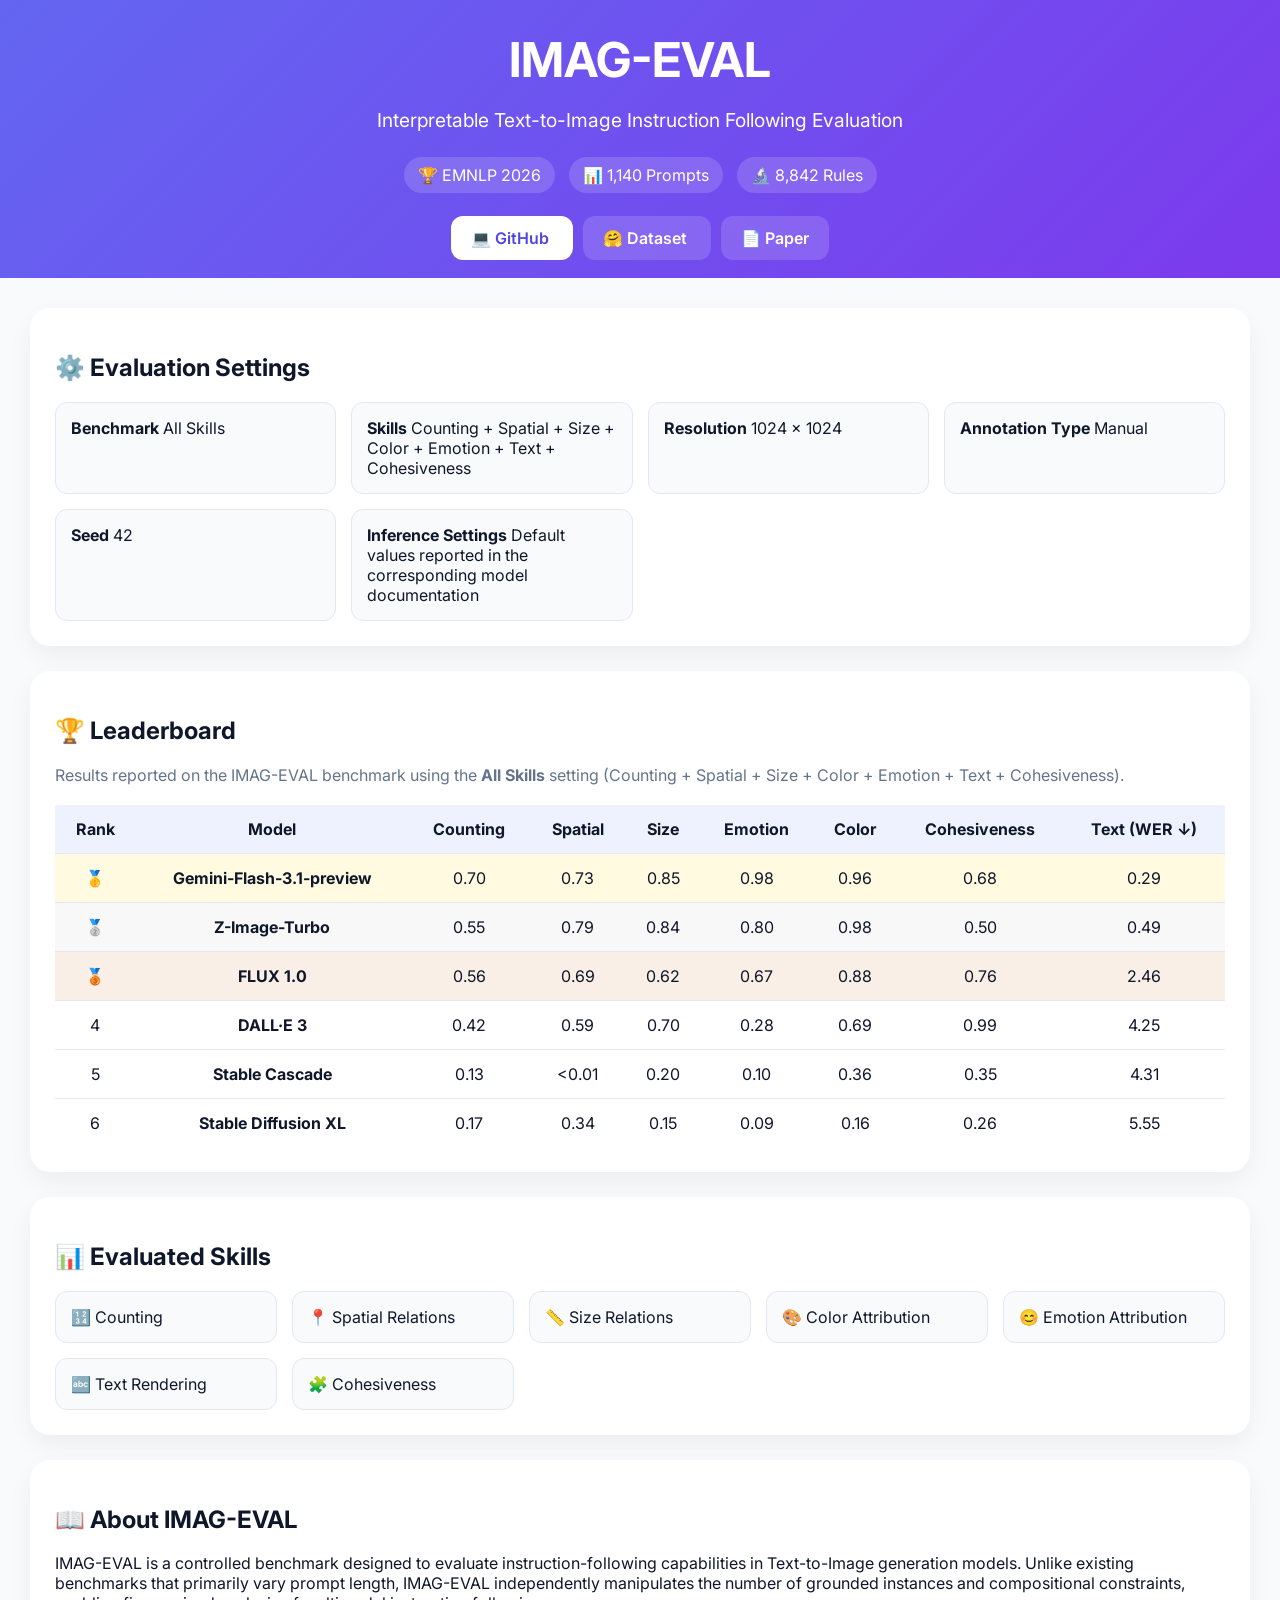
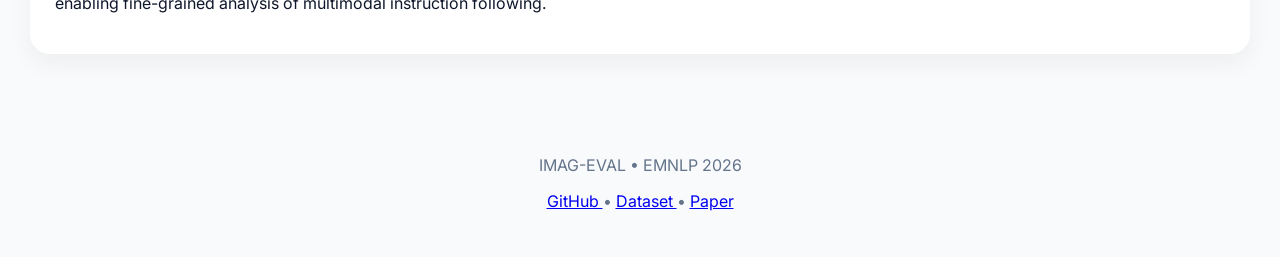
<file: docs/index.html>
<!DOCTYPE html>
<html lang="en">

<head>
    <meta charset="UTF-8">
    <meta name="viewport" content="width=device-width, initial-scale=1.0">

    <title>IMAG-EVAL Leaderboard</title>

    <link rel="preconnect" href="https://fonts.googleapis.com">
    <link rel="preconnect" href="https://fonts.gstatic.com" crossorigin>

    <link href="https://fonts.googleapis.com/css2?family=Inter:wght@300;400;500;600;700;800&display=swap"
          rel="stylesheet">

    <link rel="stylesheet" href="style.css">
</head>

<body>

<section class="hero">

    <h1>IMAG-EVAL</h1>

    <p>
        Interpretable Text-to-Image Instruction Following Evaluation
    </p>

    <div class="hero-badges">
        <span class="badge">🏆 EMNLP 2026</span>
        <span class="badge">📊 1,140 Prompts</span>
        <span class="badge">🔬 8,842 Rules</span>
    </div>

    <div class="hero-buttons">

        <a class="btn btn-primary"
           href="https://github.com/Justsecret123/Imag-Eval"
           target="_blank">
            💻 GitHub
        </a>

        <a class="btn btn-secondary"
           href="https://huggingface.co/datasets/JustSecret/Imag-Eval"
           target="_blank">
            🤗 Dataset
        </a>

        <a class="btn btn-secondary"
           href="https://arxiv.org/pdf/2608.29210"
           target="_blank">
            📄 Paper
        </a>

    </div>

</section>

<div class="container">

    <!-- Evaluation Settings -->

    <div class="card">

        <h2>⚙️ Evaluation Settings</h2>

        <div class="settings">

            <div class="setting">
                <strong>Benchmark</strong>
                All Skills
            </div>

            <div class="setting">
                <strong>Skills</strong>
                Counting + Spatial + Size + Color + Emotion + Text + Cohesiveness
            </div>

            <div class="setting">
                <strong>Resolution</strong>
                1024 × 1024
            </div>

            <div class="setting">
                <strong>Annotation Type</strong>
                Manual
            </div>

            <div class="setting">
                <strong>Seed</strong>
                42
            </div>

            <div class="setting">
                <strong>Inference Settings</strong>
                Default values reported in the corresponding model documentation
            </div>

        </div>

    </div>

    <!-- Leaderboard -->

    <div class="card" id="leaderboard">

        <h2>🏆 Leaderboard</h2>

        <p style="margin-bottom:20px;color:#64748b;">
            Results reported on the IMAG-EVAL benchmark using the
            <strong>All Skills</strong> setting
            (Counting + Spatial + Size + Color + Emotion + Text + Cohesiveness).
        </p>

        <div class="table-container">

            <table>

                <thead>
                    <tr>
                        <th>Rank</th>
                        <th>Model</th>
                        <th>Counting</th>
                        <th>Spatial</th>
                        <th>Size</th>
                        <th>Emotion</th>
                        <th>Color</th>
                        <th>Cohesiveness</th>
                        <th>Text (WER ↓)</th>
                    </tr>
                </thead>

                <tbody id="leaderboard-body"></tbody>

            </table>

        </div>

    </div>

    <!-- Skills -->

    <div class="card">

        <h2>📊 Evaluated Skills</h2>

        <div class="skills-grid">

            <div class="skill">🔢 Counting</div>
            <div class="skill">📍 Spatial Relations</div>
            <div class="skill">📏 Size Relations</div>
            <div class="skill">🎨 Color Attribution</div>
            <div class="skill">😊 Emotion Attribution</div>
            <div class="skill">🔤 Text Rendering</div>
            <div class="skill">🧩 Cohesiveness</div>

        </div>

    </div>

    <!-- Benchmark Description -->

    <div class="card">

        <h2>📖 About IMAG-EVAL</h2>

        <p>
            IMAG-EVAL is a controlled benchmark designed to evaluate instruction-following
            capabilities in Text-to-Image generation models. Unlike existing benchmarks that
            primarily vary prompt length, IMAG-EVAL independently manipulates the number of
            grounded instances and compositional constraints, enabling fine-grained analysis
            of multimodal instruction following.
        </p>

    </div>

</div>

<footer>

    <p>
        IMAG-EVAL • EMNLP 2026
    </p>

    <p style="margin-top:10px;">

        <a href="https://github.com/Justsecret123/Imag-Eval" target="_blank">
            GitHub
        </a>

        •

        <a href="https://huggingface.co/datasets/JustSecret/Imag-Eval" target="_blank">
            Dataset
        </a>

        •

        <a href="https://arxiv.org/pdf/2608.29210" target="_blank">
            Paper
        </a>

    </p>

</footer>

<script>

fetch("leaderboard.json")
    .then(response => response.json())
    .then(data => {

        const body = document.getElementById("leaderboard-body");

        data.forEach((row, index) => {

            const tr = document.createElement("tr");

            if (index === 0) tr.classList.add("gold");
            else if (index === 1) tr.classList.add("silver");
            else if (index === 2) tr.classList.add("bronze");

            tr.innerHTML = `
                <td>${row.rank}</td>
                <td><strong>${row.model}</strong></td>
                <td>${row.counting}</td>
                <td>${row.spatial}</td>
                <td>${row.size}</td>
                <td>${row.emotion}</td>
                <td>${row.color}</td>
                <td>${row.cohesiveness}</td>
                <td>${row.wer}</td>
            `;

            body.appendChild(tr);

        });

    });

</script>

</body>
</html>
</file>
<file: docs/style.css>
body{
    font-family:'Inter',sans-serif;
    background:#f8fafc;
    margin:0;
    color:#0f172a;
}

.hero{
    text-align:center;
    padding:30px 10px;

    background:
        linear-gradient(
        135deg,
        #6366f1,
        #7c3aed);

    color:white;
}

.hero h1{
    font-size:3rem;
    margin:0;
}

.hero p{
    font-size:1.2rem;
}

.hero-badges{
    margin-top:20px;
}

.badge{
    display:inline-block;
    padding:8px 14px;
    margin:5px;
    border-radius:999px;
    background:rgba(255,255,255,.15);
}

.hero-buttons{
    margin-top:30px;
}

.btn{
    text-decoration:none;
    padding:12px 20px;
    border-radius:12px;
    margin:5px;
    font-weight:600;
}

.btn-primary{
    background:white;
    color:#4f46e5;
}

.btn-secondary{
    background:rgba(255,255,255,.15);
    color:white;
}

.container{
    max-width:1400px;
    margin:auto;
    padding:30px;
}

.card{
    background:white;
    padding:25px;
    margin-bottom:25px;
    border-radius:20px;
    box-shadow:
        0 10px 25px rgba(0,0,0,.05);
}

.settings{
    display:grid;
    grid-template-columns:repeat(auto-fit,minmax(250px,1fr));
    gap:15px;
}

.setting{
    background:#f8fafc;
    padding:15px;
    border-radius:12px;
    border:1px solid #e2e8f0;
}

.table-container{
    overflow:auto;
}

table{
    width:100%;
    border-collapse:collapse;
}

th{
    background:#eef2ff;
    padding:14px;
}

td{
    text-align:center;
    padding:14px;
    border-top:1px solid #e2e8f0;
}

.gold{
    background:rgba(255,215,0,.12);
}

.silver{
    background:rgba(192,192,192,.12);
}

.bronze{
    background:rgba(205,127,50,.12);
}

.skills-grid{
    display:grid;
    grid-template-columns:repeat(auto-fit,minmax(220px,1fr));
    gap:15px;
}

.skill{
    background:#f8fafc;
    border:1px solid #e2e8f0;
    padding:15px;
    border-radius:12px;
}

footer{
    text-align:center;
    padding:30px;
    color:#64748b;
}
</file>
